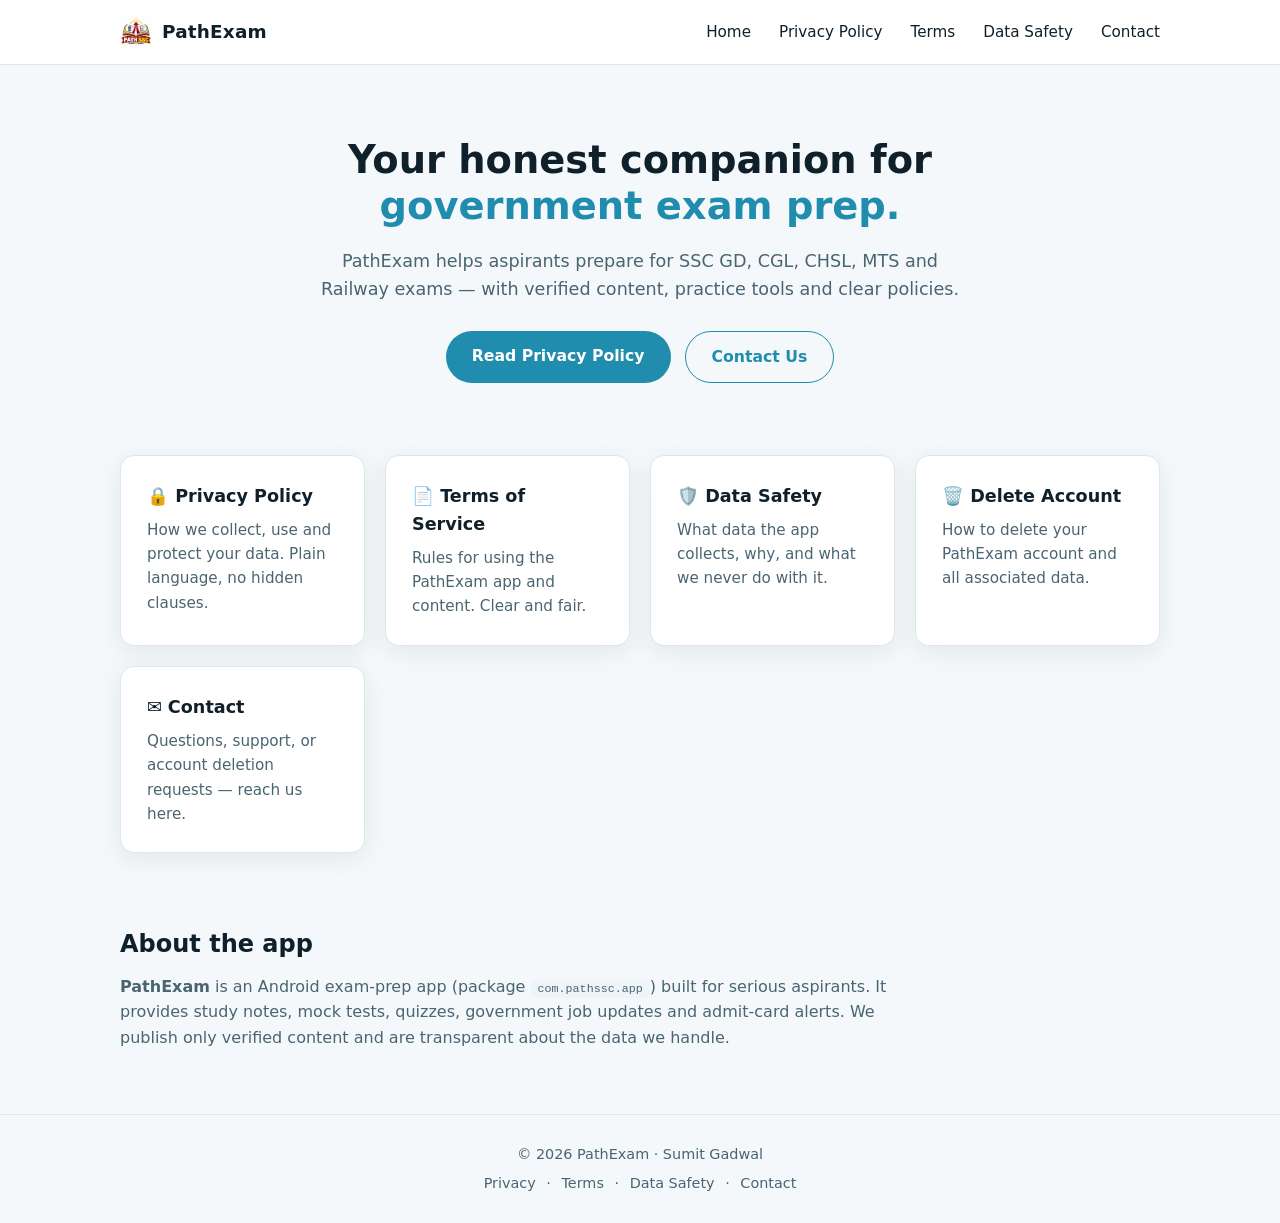
<file: index.html>
<!DOCTYPE html>
<html lang="en">
<head>
  <meta charset="UTF-8">
  <meta name="viewport" content="width=device-width, initial-scale=1.0">
  <title>PathExam — Government Exam Companion | Policies & Legal</title>
  <meta name="description" content="PathExam official site — privacy policy, terms of service, data safety and contact for the PathExam government exam preparation app.">
  <link rel="icon" type="image/svg+xml" href="assets/icon.png">
  <link rel="stylesheet" href="css/style.css">
</head>
<body>
  <header class="site-header">
    <div class="container header-inner">
      <a href="index.html" class="brand">
        <img src="assets/icon.png" alt="PathExam logo" class="brand-icon">
        <span class="brand-name">PathExam</span>
      </a>
      <nav class="nav" id="nav">
        <a href="index.html">Home</a>
        <a href="privacy-policy.html">Privacy Policy</a>
        <a href="terms.html">Terms</a>
        <a href="data-safety.html">Data Safety</a>
        <a href="contact.html">Contact</a>
      </nav>
      <button class="nav-toggle" id="navToggle" aria-label="Menu" aria-expanded="false">
        <span></span><span></span><span></span>
      </button>
    </div>
  </header>

  <main>
    <section class="hero">
      <div class="container">
        <h1>Your honest companion for<br><span class="accent">government exam prep.</span></h1>
        <p class="lead">PathExam helps aspirants prepare for SSC GD, CGL, CHSL, MTS and Railway exams — with verified content, practice tools and clear policies.</p>
        <div class="hero-actions">
          <a class="btn btn-primary" href="privacy-policy.html">Read Privacy Policy</a>
          <a class="btn btn-ghost" href="contact.html">Contact Us</a>
        </div>
      </div>
    </section>

    <section class="cards">
      <div class="container cards-grid">
        <a class="card" href="privacy-policy.html">
          <h2>🔒 Privacy Policy</h2>
          <p>How we collect, use and protect your data. Plain language, no hidden clauses.</p>
        </a>
        <a class="card" href="terms.html">
          <h2>📄 Terms of Service</h2>
          <p>Rules for using the PathExam app and content. Clear and fair.</p>
        </a>
        <a class="card" href="data-safety.html">
          <h2>🛡️ Data Safety</h2>
          <p>What data the app collects, why, and what we never do with it.</p>
        </a>
        <a class="card" href="delete-account.html">
          <h2>🗑️ Delete Account</h2>
          <p>How to delete your PathExam account and all associated data.</p>
        </a>
        <a class="card" href="contact.html">
          <h2>✉️ Contact</h2>
          <p>Questions, support, or account deletion requests — reach us here.</p>
        </a>
      </div>
    </section>

    <section class="note">
      <div class="container">
        <h2>About the app</h2>
        <p><strong>PathExam</strong> is an Android exam-prep app (package <code>com.pathssc.app</code>) built for serious aspirants. It provides study notes, mock tests, quizzes, government job updates and admit-card alerts. We publish only verified content and are transparent about the data we handle.</p>
      </div>
    </section>
  </main>

  <footer class="site-footer">
    <div class="container">
      <p>© <span id="year"></span> PathExam · Sumit Gadwal</p>
      <p class="footer-links">
        <a href="privacy-policy.html">Privacy</a> ·
        <a href="terms.html">Terms</a> ·
        <a href="data-safety.html">Data Safety</a> ·
        <a href="contact.html">Contact</a>
      </p>
    </div>
  </footer>

  <script src="js/main.js"></script>
</body>
</html>
</file>
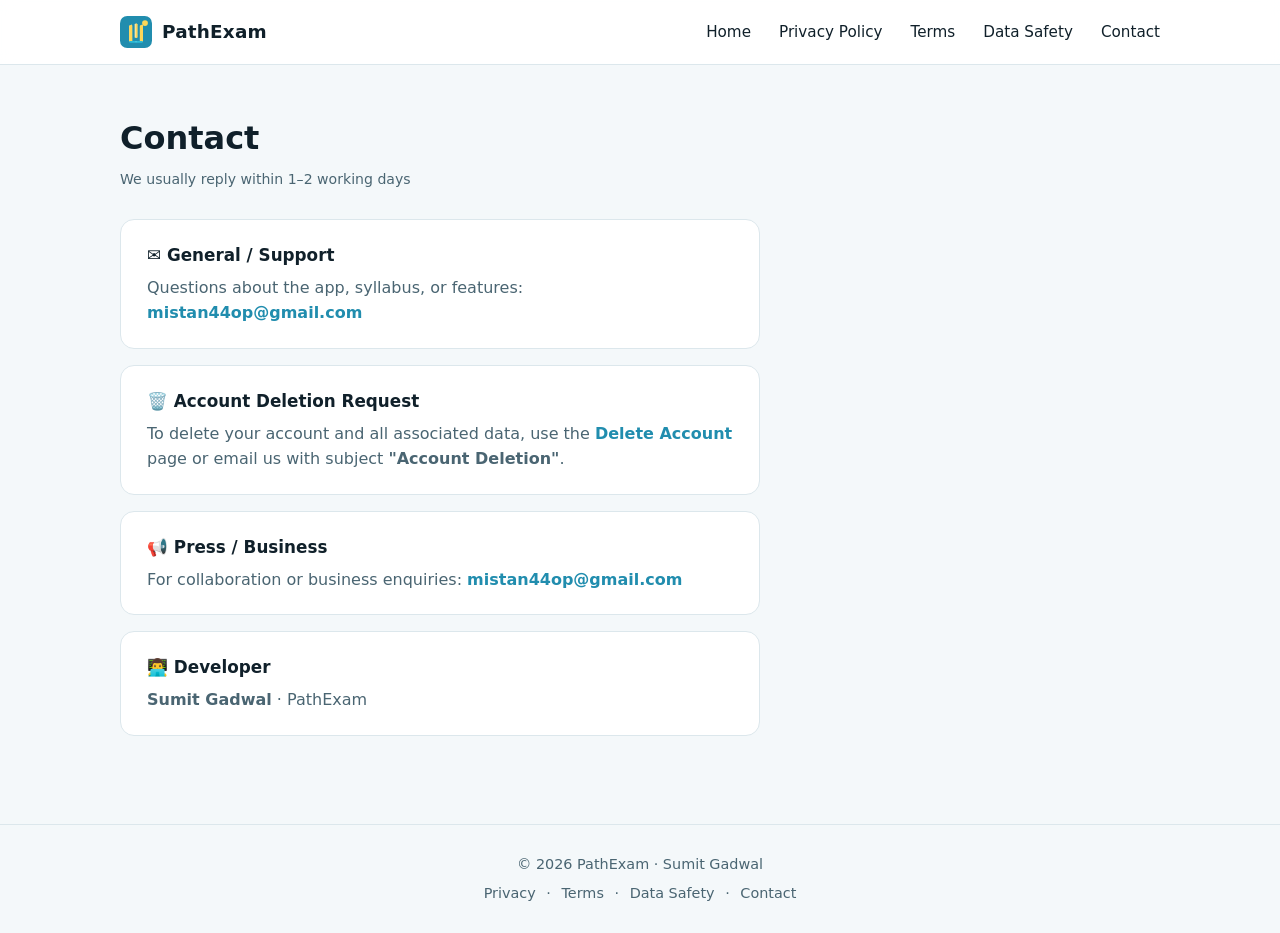
<file: contact.html>
<!DOCTYPE html>
<html lang="en">
<head>
  <meta charset="UTF-8">
  <meta name="viewport" content="width=device-width, initial-scale=1.0">
  <title>Contact — PathExam</title>
  <link rel="icon" type="image/svg+xml" href="assets/icon.svg">
  <link rel="stylesheet" href="css/style.css">
</head>
<body>
  <header class="site-header"><div class="container header-inner">
    <a href="index.html" class="brand"><img src="assets/icon.svg" alt="" class="brand-icon"><span class="brand-name">PathExam</span></a>
    <nav class="nav" id="nav">
      <a href="index.html">Home</a><a href="privacy-policy.html">Privacy Policy</a><a href="terms.html">Terms</a><a href="data-safety.html">Data Safety</a><a href="contact.html">Contact</a>
    </nav>
    <button class="nav-toggle" id="navToggle" aria-label="Menu" aria-expanded="false"><span></span><span></span><span></span></button>
  </div></header>

  <main class="page"><div class="container">
    <div class="page-header"><h1>Contact</h1><div class="updated">We usually reply within 1–2 working days</div></div>
    <div class="contact-box">
      <div class="contact-item">
        <h3>✉️ General / Support</h3>
        <p>Questions about the app, syllabus, or features: <a href="mailto:mistan44op@gmail.com">mistan44op@gmail.com</a></p>
      </div>
      <div class="contact-item">
        <h3>🗑️ Account Deletion Request</h3>
        <p>To delete your account and all associated data, use the <a href="delete-account.html">Delete Account</a> page or email us with subject <strong>"Account Deletion"</strong>.</p>
      </div>
      <div class="contact-item">
        <h3>📢 Press / Business</h3>
        <p>For collaboration or business enquiries: <a href="mailto:mistan44op@gmail.com">mistan44op@gmail.com</a></p>
      </div>
      <div class="contact-item">
        <h3>👨‍💻 Developer</h3>
        <p><strong>Sumit Gadwal</strong> · PathExam</p>
      </div>
    </div>
  </div></main>

  <footer class="site-footer"><div class="container">
    <p>© <span id="year"></span> PathExam · Sumit Gadwal</p>
    <p class="footer-links"><a href="privacy-policy.html">Privacy</a> · <a href="terms.html">Terms</a> · <a href="data-safety.html">Data Safety</a> · <a href="contact.html">Contact</a></p>
  </div></footer>
  <script src="js/main.js"></script>
</body>
</html>
</file>
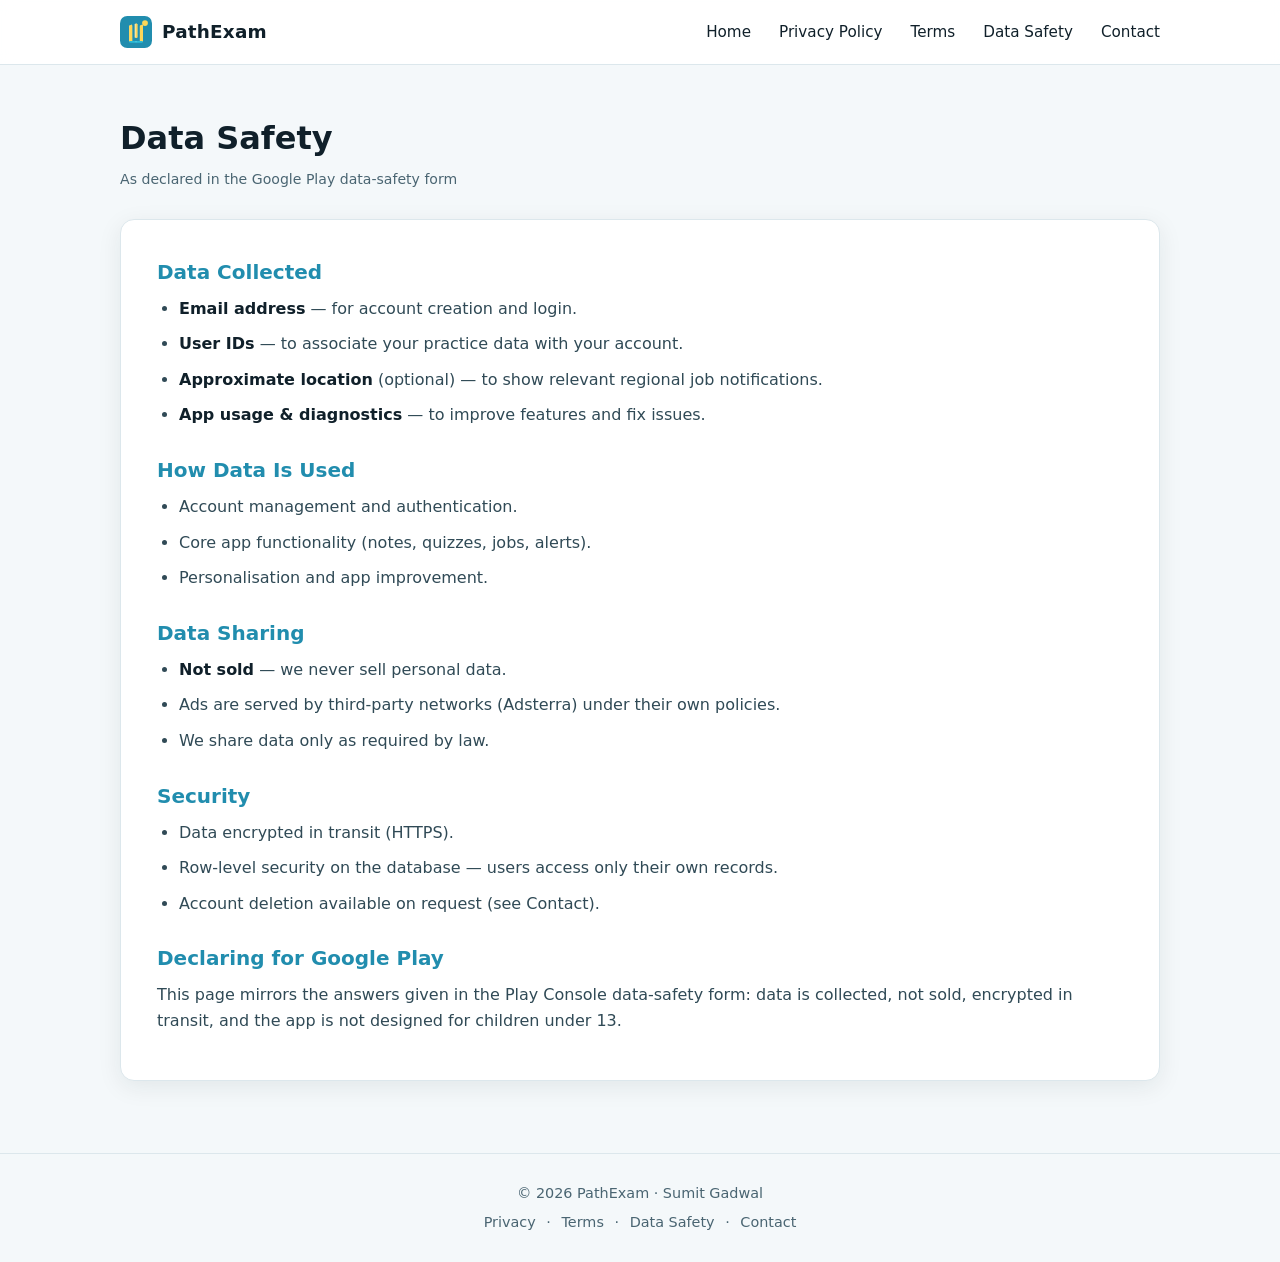
<file: data-safety.html>
<!DOCTYPE html>
<html lang="en">
<head>
  <meta charset="UTF-8">
  <meta name="viewport" content="width=device-width, initial-scale=1.0">
  <title>Data Safety — PathExam</title>
  <link rel="icon" type="image/svg+xml" href="assets/icon.svg">
  <link rel="stylesheet" href="css/style.css">
</head>
<body>
  <header class="site-header"><div class="container header-inner">
    <a href="index.html" class="brand"><img src="assets/icon.svg" alt="" class="brand-icon"><span class="brand-name">PathExam</span></a>
    <nav class="nav" id="nav">
      <a href="index.html">Home</a><a href="privacy-policy.html">Privacy Policy</a><a href="terms.html">Terms</a><a href="data-safety.html">Data Safety</a><a href="contact.html">Contact</a>
    </nav>
    <button class="nav-toggle" id="navToggle" aria-label="Menu" aria-expanded="false"><span></span><span></span><span></span></button>
  </div></header>

  <main class="page"><div class="container">
    <div class="page-header"><h1>Data Safety</h1><div class="updated">As declared in the Google Play data-safety form</div></div>
    <article class="legal">
      <h2>Data Collected</h2>
      <ul>
        <li><strong>Email address</strong> — for account creation and login.</li>
        <li><strong>User IDs</strong> — to associate your practice data with your account.</li>
        <li><strong>Approximate location</strong> (optional) — to show relevant regional job notifications.</li>
        <li><strong>App usage &amp; diagnostics</strong> — to improve features and fix issues.</li>
      </ul>

      <h2>How Data Is Used</h2>
      <ul>
        <li>Account management and authentication.</li>
        <li>Core app functionality (notes, quizzes, jobs, alerts).</li>
        <li>Personalisation and app improvement.</li>
      </ul>

      <h2>Data Sharing</h2>
      <ul>
        <li><strong>Not sold</strong> — we never sell personal data.</li>
        <li>Ads are served by third-party networks (Adsterra) under their own policies.</li>
        <li>We share data only as required by law.</li>
      </ul>

      <h2>Security</h2>
      <ul>
        <li>Data encrypted in transit (HTTPS).</li>
        <li>Row-level security on the database — users access only their own records.</li>
        <li>Account deletion available on request (see Contact).</li>
      </ul>

      <h2>Declaring for Google Play</h2>
      <p>This page mirrors the answers given in the Play Console data-safety form: data is collected, not sold, encrypted in transit, and the app is not designed for children under 13.</p>
    </article>
  </div></main>

  <footer class="site-footer"><div class="container">
    <p>© <span id="year"></span> PathExam · Sumit Gadwal</p>
    <p class="footer-links"><a href="privacy-policy.html">Privacy</a> · <a href="terms.html">Terms</a> · <a href="data-safety.html">Data Safety</a> · <a href="contact.html">Contact</a></p>
  </div></footer>
  <script src="js/main.js"></script>
</body>
</html>
</file>
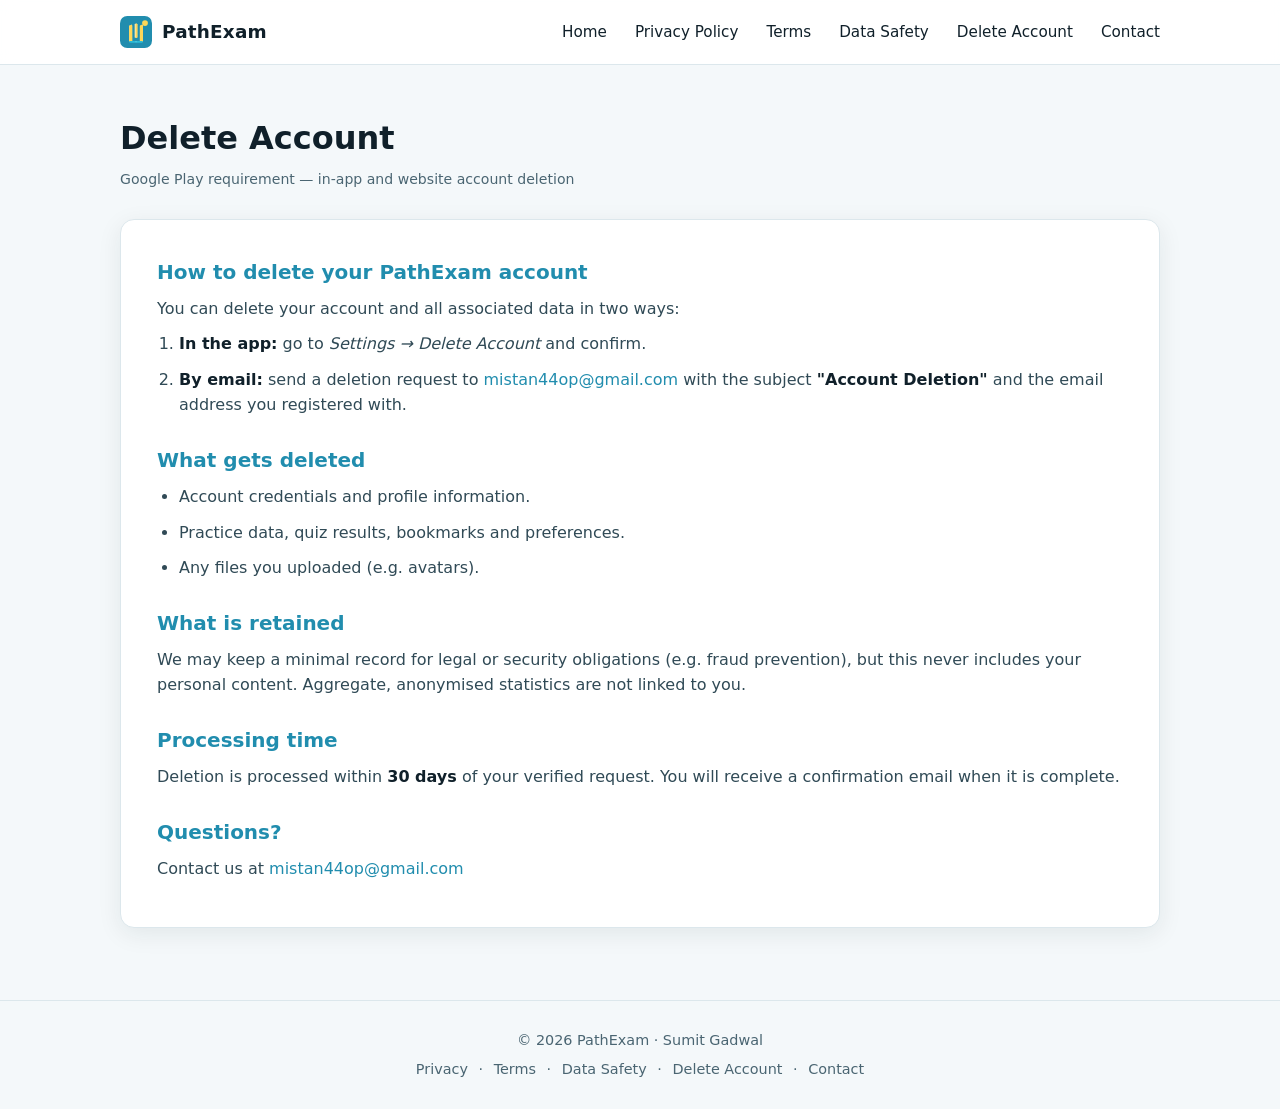
<file: delete-account.html>
<!DOCTYPE html>
<html lang="en">
<head>
  <meta charset="UTF-8">
  <meta name="viewport" content="width=device-width, initial-scale=1.0">
  <title>Delete Account — PathExam</title>
  <link rel="icon" type="image/svg+xml" href="assets/icon.svg">
  <link rel="stylesheet" href="css/style.css">
</head>
<body>
  <header class="site-header"><div class="container header-inner">
    <a href="index.html" class="brand"><img src="assets/icon.svg" alt="" class="brand-icon"><span class="brand-name">PathExam</span></a>
    <nav class="nav" id="nav">
      <a href="index.html">Home</a><a href="privacy-policy.html">Privacy Policy</a><a href="terms.html">Terms</a><a href="data-safety.html">Data Safety</a><a href="delete-account.html">Delete Account</a><a href="contact.html">Contact</a>
    </nav>
    <button class="nav-toggle" id="navToggle" aria-label="Menu" aria-expanded="false"><span></span><span></span><span></span></button>
  </div></header>

  <main class="page"><div class="container">
    <div class="page-header"><h1>Delete Account</h1><div class="updated">Google Play requirement — in-app and website account deletion</div></div>
    <article class="legal">
      <h2>How to delete your PathExam account</h2>
      <p>You can delete your account and all associated data in two ways:</p>
      <ol>
        <li><strong>In the app:</strong> go to <em>Settings → Delete Account</em> and confirm.</li>
        <li><strong>By email:</strong> send a deletion request to <a href="mailto:mistan44op@gmail.com">mistan44op@gmail.com</a> with the subject <strong>"Account Deletion"</strong> and the email address you registered with.</li>
      </ol>

      <h2>What gets deleted</h2>
      <ul>
        <li>Account credentials and profile information.</li>
        <li>Practice data, quiz results, bookmarks and preferences.</li>
        <li>Any files you uploaded (e.g. avatars).</li>
      </ul>

      <h2>What is retained</h2>
      <p>We may keep a minimal record for legal or security obligations (e.g. fraud prevention), but this never includes your personal content. Aggregate, anonymised statistics are not linked to you.</p>

      <h2>Processing time</h2>
      <p>Deletion is processed within <strong>30 days</strong> of your verified request. You will receive a confirmation email when it is complete.</p>

      <h2>Questions?</h2>
      <p>Contact us at <a href="mailto:mistan44op@gmail.com">mistan44op@gmail.com</a></p>
    </article>
  </div></main>

  <footer class="site-footer"><div class="container">
    <p>© <span id="year"></span> PathExam · Sumit Gadwal</p>
    <p class="footer-links"><a href="privacy-policy.html">Privacy</a> · <a href="terms.html">Terms</a> · <a href="data-safety.html">Data Safety</a> · <a href="delete-account.html">Delete Account</a> · <a href="contact.html">Contact</a></p>
  </div></footer>
  <script src="js/main.js"></script>
</body>
</html>
</file>
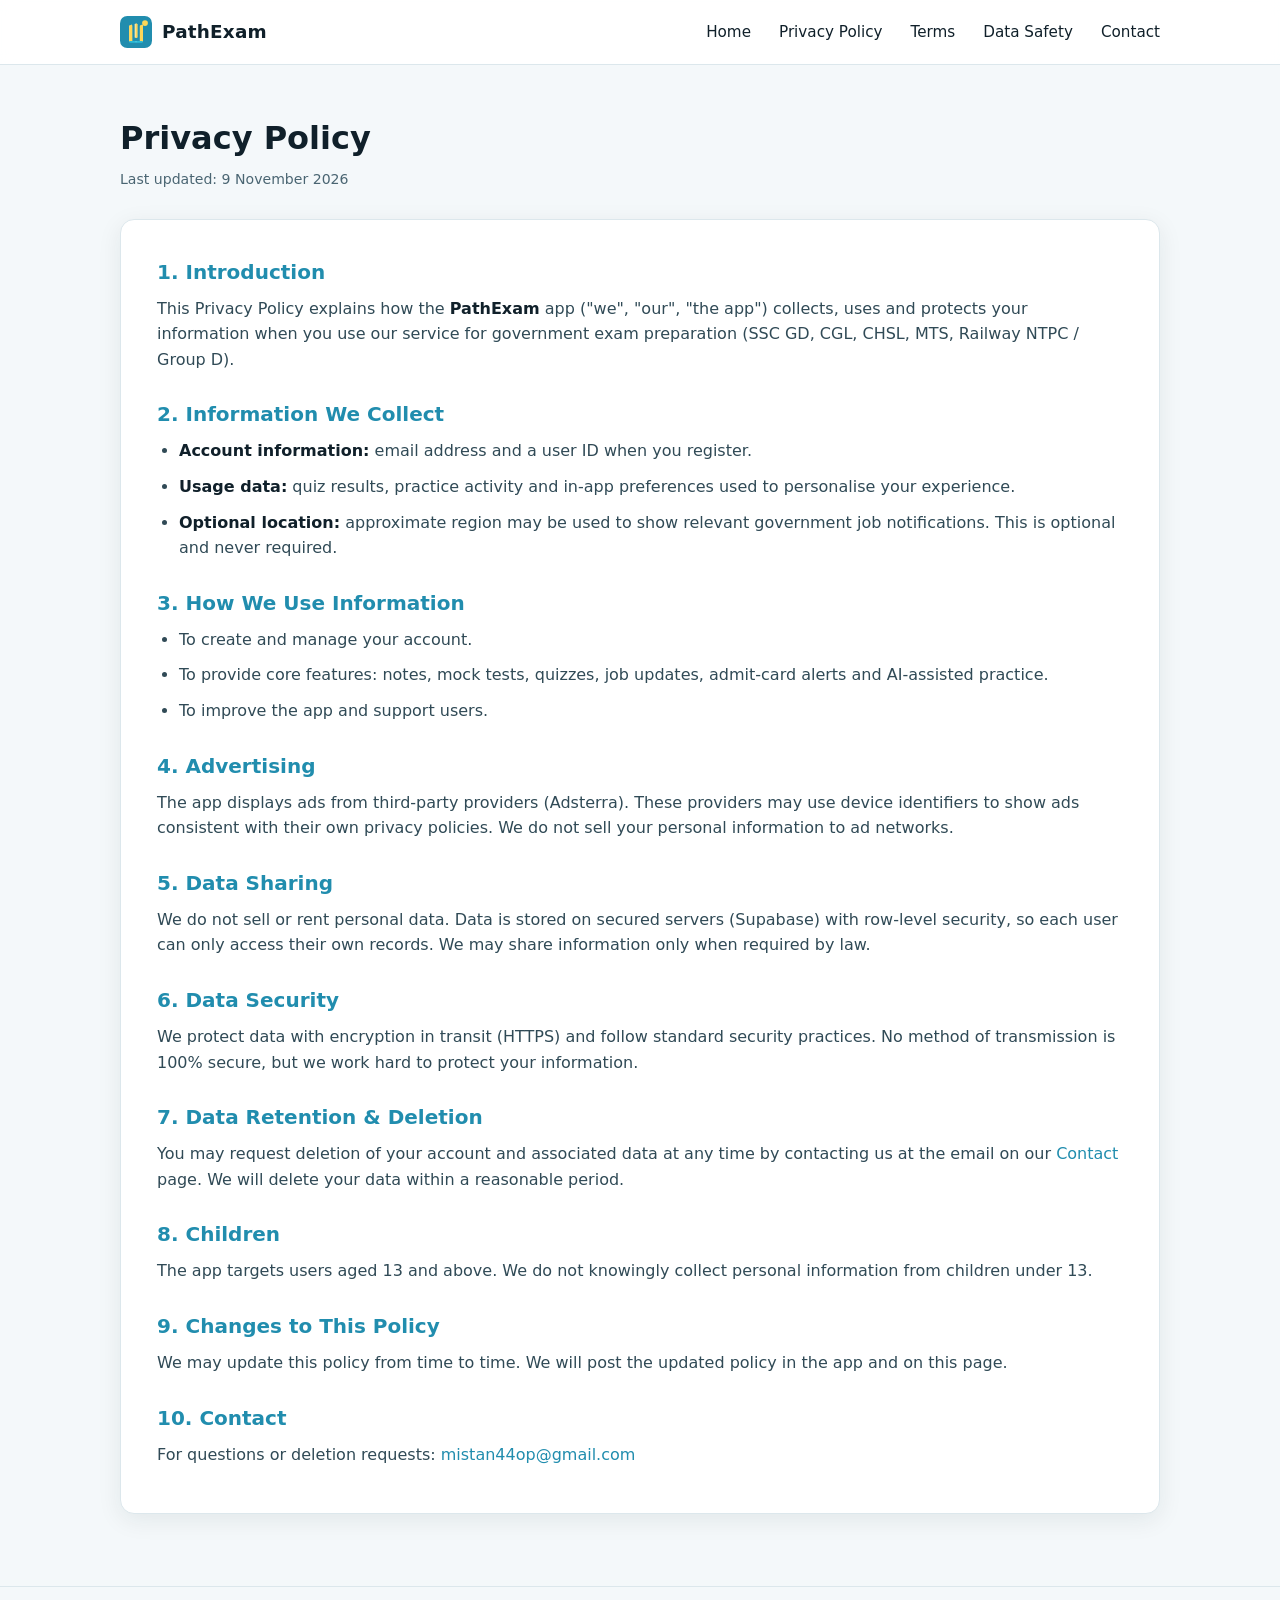
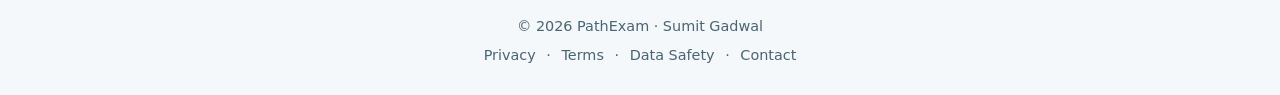
<file: privacy-policy.html>
<!DOCTYPE html>
<html lang="en">
<head>
  <meta charset="UTF-8">
  <meta name="viewport" content="width=device-width, initial-scale=1.0">
  <title>Privacy Policy — PathExam</title>
  <link rel="icon" type="image/svg+xml" href="assets/icon.svg">
  <link rel="stylesheet" href="css/style.css">
</head>
<body>
  <header class="site-header"><div class="container header-inner">
    <a href="index.html" class="brand"><img src="assets/icon.svg" alt="" class="brand-icon"><span class="brand-name">PathExam</span></a>
    <nav class="nav" id="nav">
      <a href="index.html">Home</a><a href="privacy-policy.html">Privacy Policy</a><a href="terms.html">Terms</a><a href="data-safety.html">Data Safety</a><a href="contact.html">Contact</a>
    </nav>
    <button class="nav-toggle" id="navToggle" aria-label="Menu" aria-expanded="false"><span></span><span></span><span></span></button>
  </div></header>

  <main class="page"><div class="container">
    <div class="page-header"><h1>Privacy Policy</h1><div class="updated">Last updated: 9 November 2026</div></div>
    <article class="legal">
      <h2>1. Introduction</h2>
      <p>This Privacy Policy explains how the <strong>PathExam</strong> app ("we", "our", "the app") collects, uses and protects your information when you use our service for government exam preparation (SSC GD, CGL, CHSL, MTS, Railway NTPC / Group D).</p>

      <h2>2. Information We Collect</h2>
      <ul>
        <li><strong>Account information:</strong> email address and a user ID when you register.</li>
        <li><strong>Usage data:</strong> quiz results, practice activity and in-app preferences used to personalise your experience.</li>
        <li><strong>Optional location:</strong> approximate region may be used to show relevant government job notifications. This is optional and never required.</li>
      </ul>

      <h2>3. How We Use Information</h2>
      <ul>
        <li>To create and manage your account.</li>
        <li>To provide core features: notes, mock tests, quizzes, job updates, admit-card alerts and AI-assisted practice.</li>
        <li>To improve the app and support users.</li>
      </ul>

      <h2>4. Advertising</h2>
      <p>The app displays ads from third-party providers (Adsterra). These providers may use device identifiers to show ads consistent with their own privacy policies. We do not sell your personal information to ad networks.</p>

      <h2>5. Data Sharing</h2>
      <p>We do not sell or rent personal data. Data is stored on secured servers (Supabase) with row-level security, so each user can only access their own records. We may share information only when required by law.</p>

      <h2>6. Data Security</h2>
      <p>We protect data with encryption in transit (HTTPS) and follow standard security practices. No method of transmission is 100% secure, but we work hard to protect your information.</p>

      <h2>7. Data Retention &amp; Deletion</h2>
      <p>You may request deletion of your account and associated data at any time by contacting us at the email on our <a href="contact.html">Contact</a> page. We will delete your data within a reasonable period.</p>

      <h2>8. Children</h2>
      <p>The app targets users aged 13 and above. We do not knowingly collect personal information from children under 13.</p>

      <h2>9. Changes to This Policy</h2>
      <p>We may update this policy from time to time. We will post the updated policy in the app and on this page.</p>

      <h2>10. Contact</h2>
      <p>For questions or deletion requests: <a href="mailto:mistan44op@gmail.com">mistan44op@gmail.com</a></p>
    </article>
  </div></main>

  <footer class="site-footer"><div class="container">
    <p>© <span id="year"></span> PathExam · Sumit Gadwal</p>
    <p class="footer-links"><a href="privacy-policy.html">Privacy</a> · <a href="terms.html">Terms</a> · <a href="data-safety.html">Data Safety</a> · <a href="contact.html">Contact</a></p>
  </div></footer>
  <script src="js/main.js"></script>
</body>
</html>
</file>
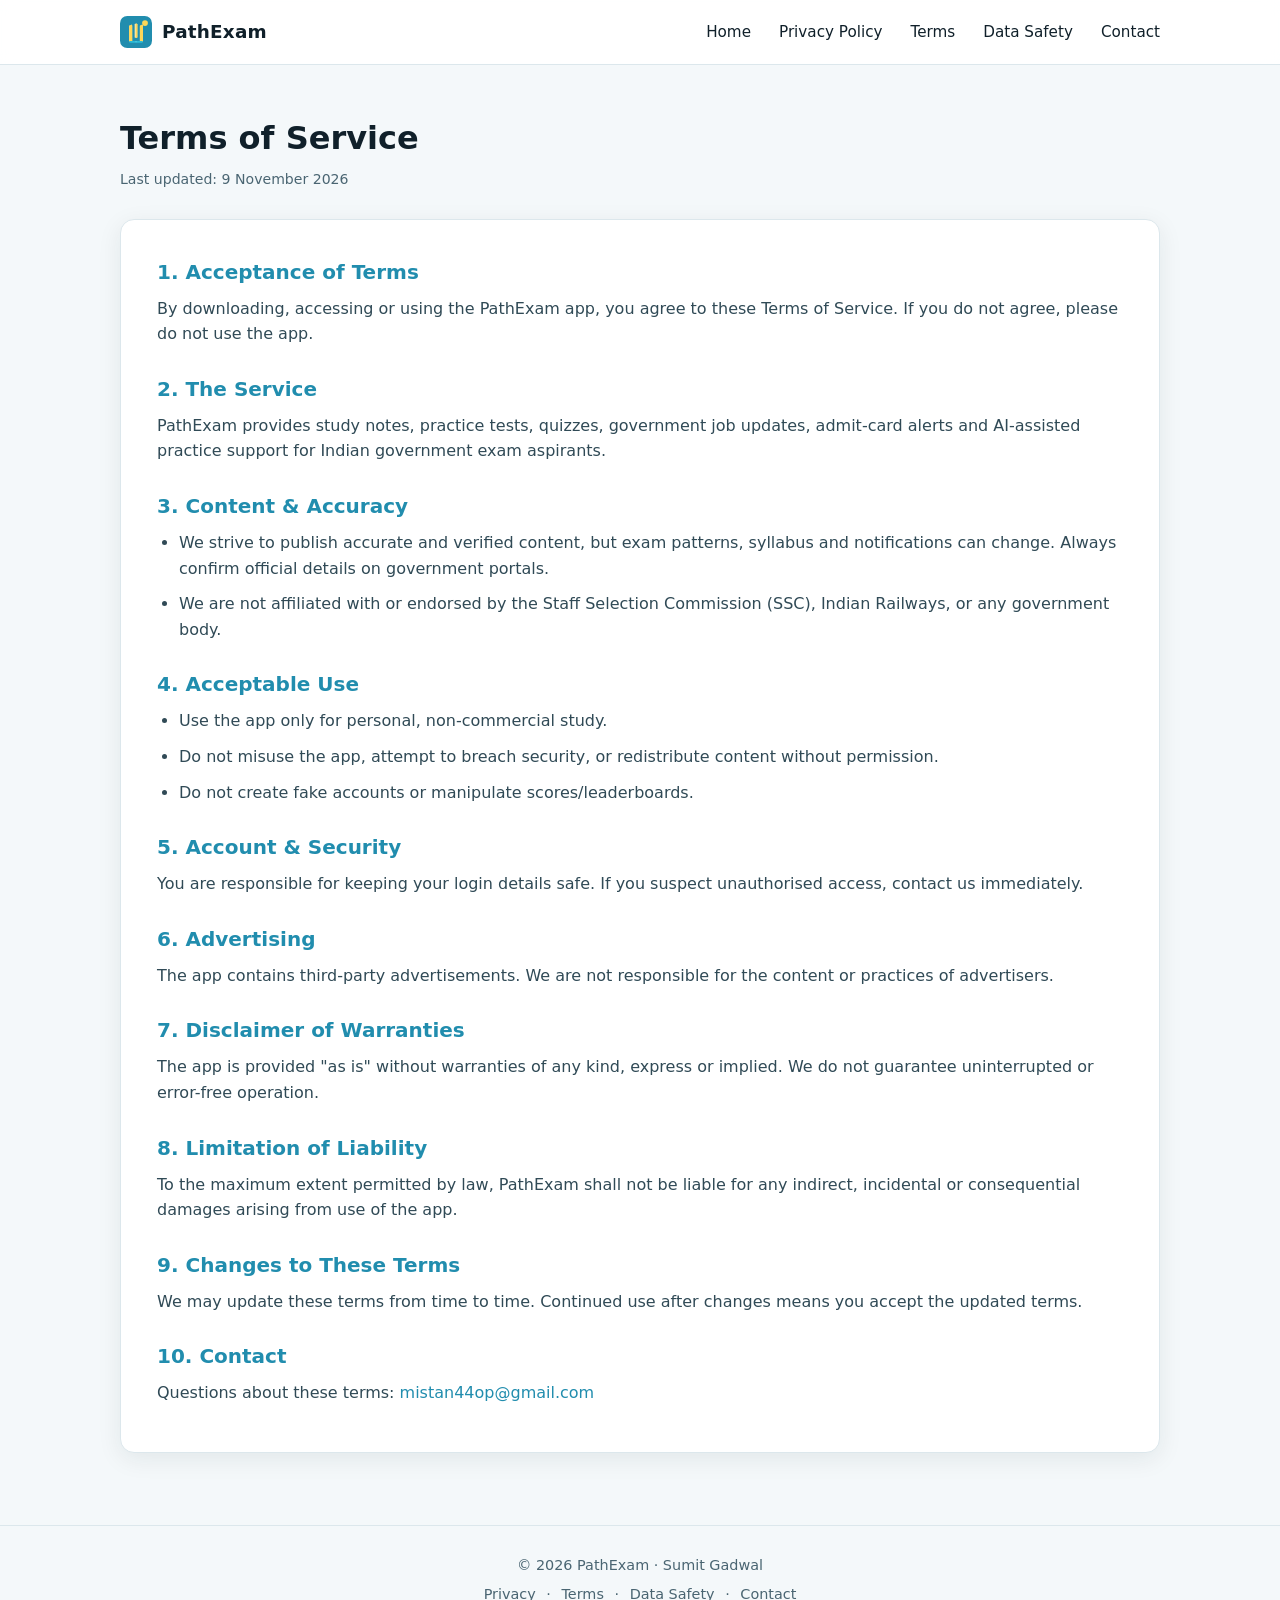
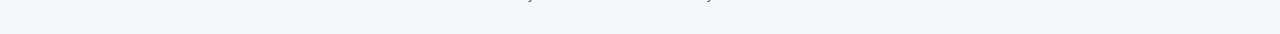
<file: terms.html>
<!DOCTYPE html>
<html lang="en">
<head>
  <meta charset="UTF-8">
  <meta name="viewport" content="width=device-width, initial-scale=1.0">
  <title>Terms of Service — PathExam</title>
  <link rel="icon" type="image/svg+xml" href="assets/icon.svg">
  <link rel="stylesheet" href="css/style.css">
</head>
<body>
  <header class="site-header"><div class="container header-inner">
    <a href="index.html" class="brand"><img src="assets/icon.svg" alt="" class="brand-icon"><span class="brand-name">PathExam</span></a>
    <nav class="nav" id="nav">
      <a href="index.html">Home</a><a href="privacy-policy.html">Privacy Policy</a><a href="terms.html">Terms</a><a href="data-safety.html">Data Safety</a><a href="contact.html">Contact</a>
    </nav>
    <button class="nav-toggle" id="navToggle" aria-label="Menu" aria-expanded="false"><span></span><span></span><span></span></button>
  </div></header>

  <main class="page"><div class="container">
    <div class="page-header"><h1>Terms of Service</h1><div class="updated">Last updated: 9 November 2026</div></div>
    <article class="legal">
      <h2>1. Acceptance of Terms</h2>
      <p>By downloading, accessing or using the PathExam app, you agree to these Terms of Service. If you do not agree, please do not use the app.</p>

      <h2>2. The Service</h2>
      <p>PathExam provides study notes, practice tests, quizzes, government job updates, admit-card alerts and AI-assisted practice support for Indian government exam aspirants.</p>

      <h2>3. Content &amp; Accuracy</h2>
      <ul>
        <li>We strive to publish accurate and verified content, but exam patterns, syllabus and notifications can change. Always confirm official details on government portals.</li>
        <li>We are not affiliated with or endorsed by the Staff Selection Commission (SSC), Indian Railways, or any government body.</li>
      </ul>

      <h2>4. Acceptable Use</h2>
      <ul>
        <li>Use the app only for personal, non-commercial study.</li>
        <li>Do not misuse the app, attempt to breach security, or redistribute content without permission.</li>
        <li>Do not create fake accounts or manipulate scores/leaderboards.</li>
      </ul>

      <h2>5. Account &amp; Security</h2>
      <p>You are responsible for keeping your login details safe. If you suspect unauthorised access, contact us immediately.</p>

      <h2>6. Advertising</h2>
      <p>The app contains third-party advertisements. We are not responsible for the content or practices of advertisers.</p>

      <h2>7. Disclaimer of Warranties</h2>
      <p>The app is provided "as is" without warranties of any kind, express or implied. We do not guarantee uninterrupted or error-free operation.</p>

      <h2>8. Limitation of Liability</h2>
      <p>To the maximum extent permitted by law, PathExam shall not be liable for any indirect, incidental or consequential damages arising from use of the app.</p>

      <h2>9. Changes to These Terms</h2>
      <p>We may update these terms from time to time. Continued use after changes means you accept the updated terms.</p>

      <h2>10. Contact</h2>
      <p>Questions about these terms: <a href="mailto:mistan44op@gmail.com">mistan44op@gmail.com</a></p>
    </article>
  </div></main>

  <footer class="site-footer"><div class="container">
    <p>© <span id="year"></span> PathExam · Sumit Gadwal</p>
    <p class="footer-links"><a href="privacy-policy.html">Privacy</a> · <a href="terms.html">Terms</a> · <a href="data-safety.html">Data Safety</a> · <a href="contact.html">Contact</a></p>
  </div></footer>
  <script src="js/main.js"></script>
</body>
</html>
</file>
<file: css/style.css>
:root {
  --teal: #218DAE;
  --cyan: #2BBBD7;
  --yellow: #FFD758;
  --cream: #FCE59A;
  --ink: #10202A;
  --muted: #4A6572;
  --bg: #F4F8FA;
  --surface: #FFFFFF;
  --border: #DCE7EC;
  --radius: 14px;
  --shadow: 0 6px 24px rgba(16, 32, 42, 0.08);
  --font: 'Segoe UI', system-ui, -apple-system, sans-serif;
}

* { margin: 0; padding: 0; box-sizing: border-box; }
html { scroll-behavior: smooth; }
body {
  font-family: var(--font);
  color: var(--ink);
  background: var(--bg);
  line-height: 1.6;
}
.container { max-width: 1080px; margin: 0 auto; padding: 0 20px; }
a { color: var(--teal); text-decoration: none; }
a:hover { text-decoration: underline; }

/* Header */
.site-header {
  position: sticky; top: 0; z-index: 50;
  background: rgba(255,255,255,0.92);
  backdrop-filter: blur(8px);
  border-bottom: 1px solid var(--border);
}
.header-inner { display: flex; align-items: center; justify-content: space-between; height: 64px; }
.brand { display: flex; align-items: center; gap: 10px; font-weight: 700; color: var(--ink); }
.brand-icon { width: 32px; height: 32px; }
.brand-name { font-size: 1.15rem; letter-spacing: 0.2px; }
.nav { display: flex; gap: 28px; }
.nav a { color: var(--ink); font-weight: 500; font-size: 0.95rem; }
.nav a:hover { color: var(--teal); text-decoration: none; }
.nav-toggle { display: none; background: none; border: 0; cursor: pointer; flex-direction: column; gap: 5px; padding: 6px; }
.nav-toggle span { display: block; width: 24px; height: 2px; background: var(--ink); border-radius: 2px; transition: 0.2s; }

/* Hero */
.hero { padding: 72px 0 48px; text-align: center; }
.hero h1 { font-size: 2.4rem; font-weight: 800; line-height: 1.2; }
.accent { color: var(--teal); }
.lead { max-width: 640px; margin: 18px auto 0; color: var(--muted); font-size: 1.1rem; }
.hero-actions { margin-top: 28px; display: flex; gap: 14px; justify-content: center; flex-wrap: wrap; }
.btn { display: inline-block; padding: 12px 26px; border-radius: 999px; font-weight: 600; font-size: 0.98rem; transition: 0.2s; }
.btn-primary { background: var(--teal); color: #fff; }
.btn-primary:hover { background: #187a96; text-decoration: none; }
.btn-ghost { background: transparent; color: var(--teal); border: 1.5px solid var(--teal); }
.btn-ghost:hover { background: var(--teal); color: #fff; text-decoration: none; }

/* Cards */
.cards { padding: 24px 0 48px; }
.cards-grid { display: grid; grid-template-columns: repeat(auto-fit, minmax(220px, 1fr)); gap: 20px; }
.card {
  background: var(--surface); border: 1px solid var(--border);
  border-radius: var(--radius); padding: 26px; box-shadow: var(--shadow);
  transition: transform 0.18s, box-shadow 0.18s; color: var(--ink); display: block;
}
.card:hover { transform: translateY(-4px); box-shadow: 0 12px 32px rgba(16,32,42,0.14); text-decoration: none; }
.card h2 { font-size: 1.1rem; margin-bottom: 8px; }
.card p { color: var(--muted); font-size: 0.95rem; }

/* Note */
.note { padding: 24px 0 64px; }
.note h2 { margin-bottom: 10px; }
.note p { color: var(--muted); max-width: 780px; }
.note code { background: #eef4f7; padding: 2px 7px; border-radius: 6px; font-size: 0.9em; }

/* Legal pages */
.page { padding: 48px 0 72px; }
.page-header { margin-bottom: 28px; }
.page-header h1 { font-size: 2rem; }
.page-header .updated { color: var(--muted); font-size: 0.88rem; margin-top: 4px; }
.legal { background: var(--surface); border: 1px solid var(--border); border-radius: var(--radius); padding: 36px; box-shadow: var(--shadow); }
.legal h2 { font-size: 1.25rem; margin: 26px 0 8px; color: var(--teal); }
.legal h2:first-child { margin-top: 0; }
.legal p, .legal li { color: #304a56; margin-bottom: 10px; }
.legal ul, .legal ol { padding-left: 22px; margin-bottom: 14px; }
.legal strong { color: var(--ink); }

/* Contact */
.contact-box { max-width: 640px; }
.contact-item { background: var(--surface); border: 1px solid var(--border); border-radius: var(--radius); padding: 22px 26px; margin-bottom: 16px; }
.contact-item h3 { margin-bottom: 6px; font-size: 1.05rem; }
.contact-item p { color: var(--muted); }
.contact-item a { font-weight: 600; }

/* Footer */
.site-footer { border-top: 1px solid var(--border); padding: 28px 0; text-align: center; color: var(--muted); font-size: 0.9rem; }
.footer-links { margin-top: 6px; }
.footer-links a { color: var(--muted); margin: 0 6px; }

/* Responsive */
@media (max-width: 720px) {
  .hero h1 { font-size: 1.8rem; }
  .nav {
    display: none; flex-direction: column; position: absolute; top: 64px; left: 0; right: 0;
    background: #fff; border-bottom: 1px solid var(--border); padding: 14px 20px; gap: 16px;
  }
  .nav.open { display: flex; }
  .nav-toggle { display: flex; }
  .legal { padding: 24px; }
}
</file>
